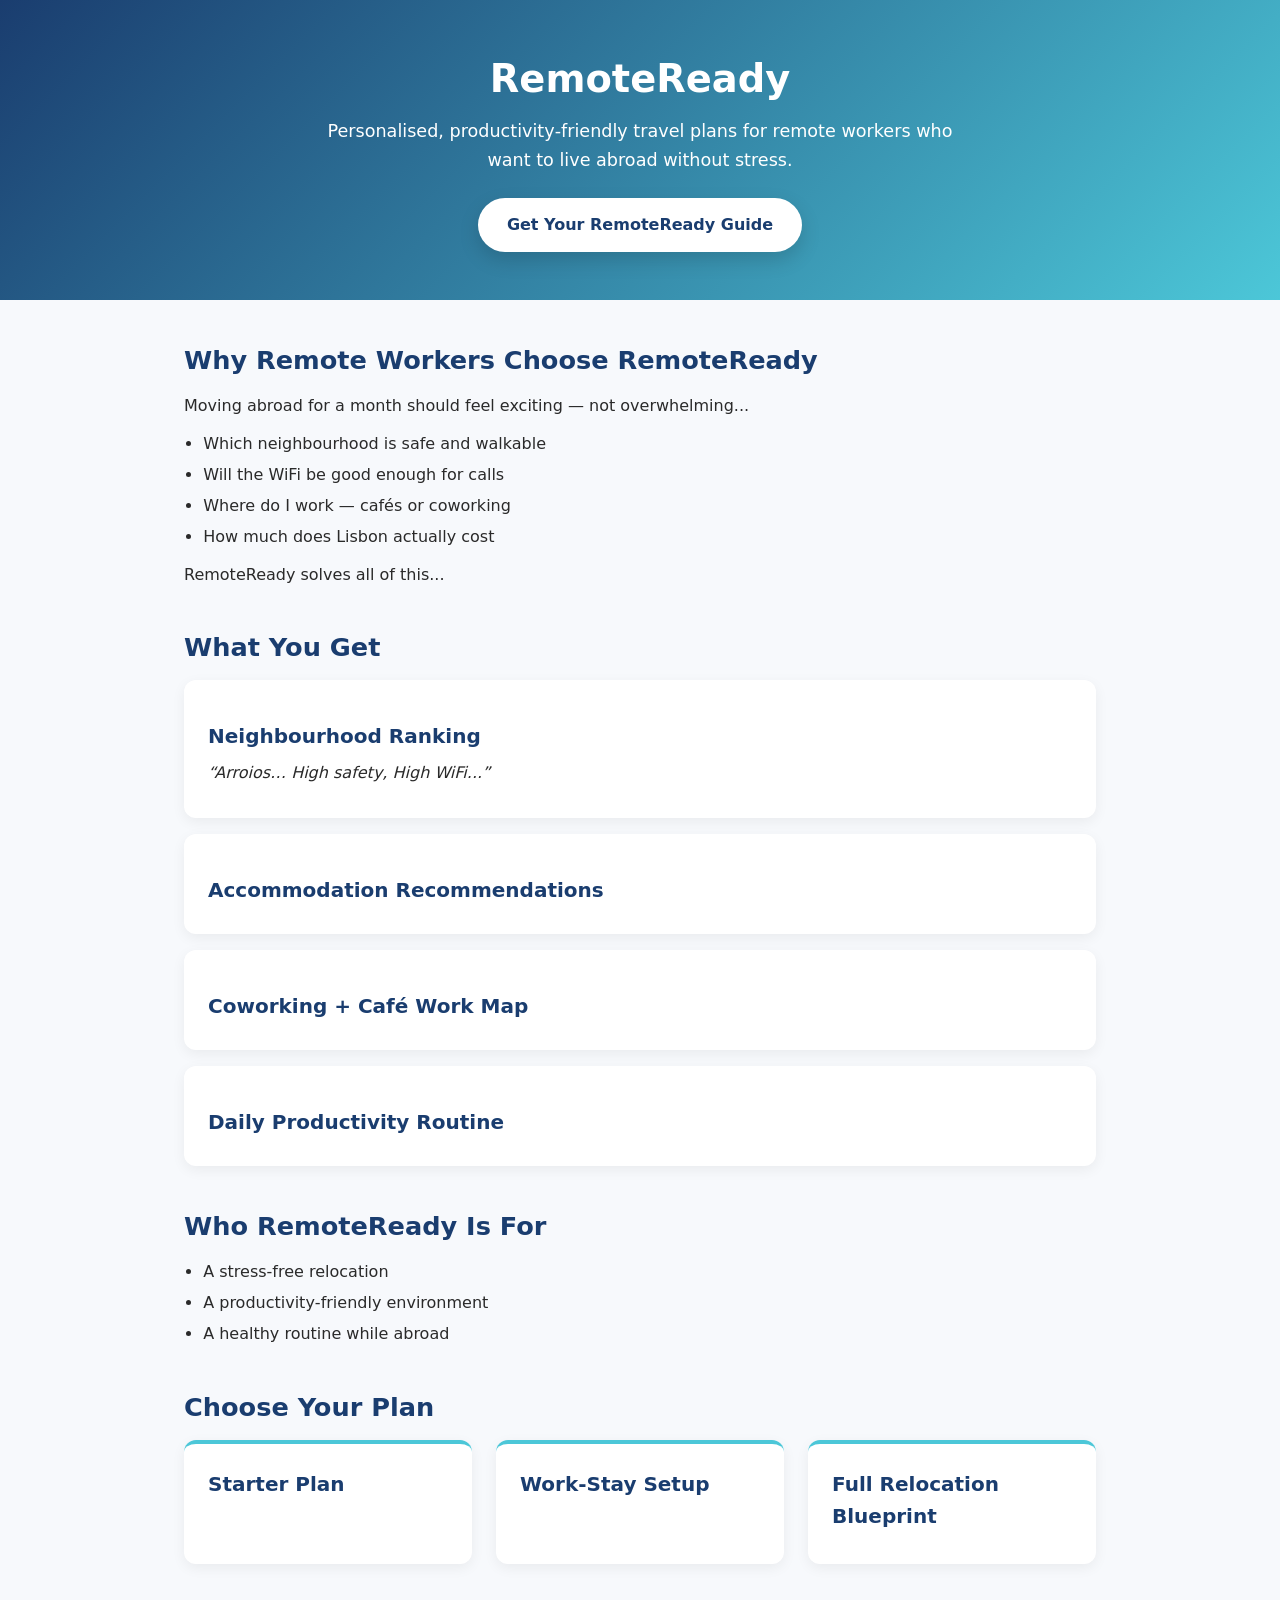
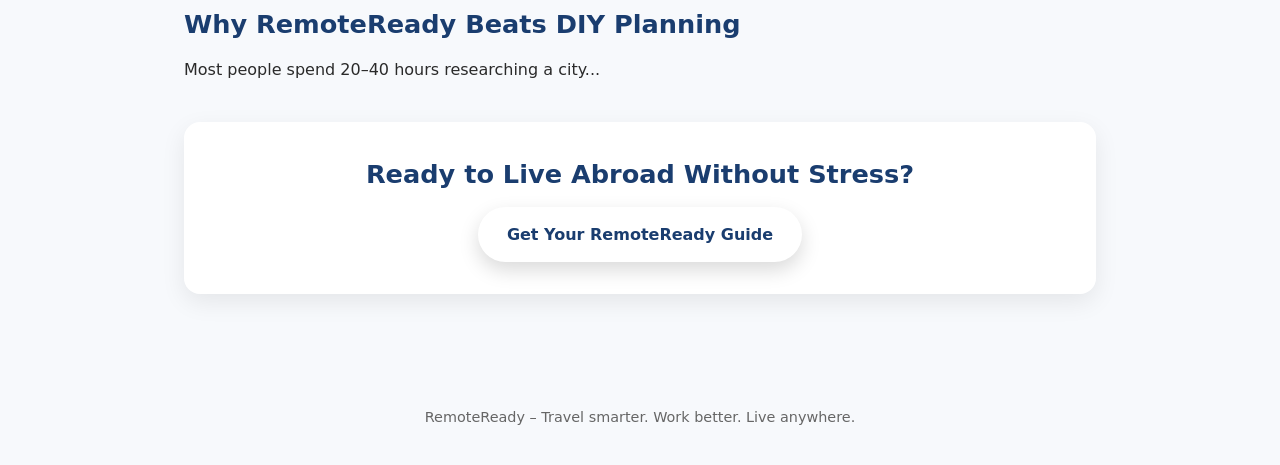
<file: !DOCTYPE html.html>
<!DOCTYPE html>
<html lang="en">
<head>
  <meta charset="UTF-8" />
  <title>RemoteReady – Travel Smarter. Work Better. Live Anywhere.</title>
  <meta name="viewport" content="width=device-width, initial-scale=1" />

  <!-- AOS Animation Library -->
  <link rel="stylesheet" href="https://unpkg.com/aos@2.3.1/dist/aos.css" />

  <style>
    :root {
      --primary: #1A3D6F;
      --secondary: #4CC7D8;
      --accent: #E8D3A0;
      --dark: #2A2A2A;
      --light: #f7f9fc;
    }
    * { box-sizing: border-box; margin: 0; padding: 0; }
    body {
      font-family: system-ui, -apple-system, BlinkMacSystemFont, "Segoe UI", sans-serif;
      background: var(--light);
      color: var(--dark);
      line-height: 1.6;
    }
    header {
      background: linear-gradient(135deg, var(--primary), var(--secondary));
      color: #fff;
      padding: 3rem 1.5rem;
      text-align: center;
    }
    header h1 { font-size: 2.4rem; margin-bottom: 0.5rem; }
    header p { font-size: 1.1rem; max-width: 640px; margin: 0.5rem auto 1.5rem; }
    .btn-primary {
      display: inline-block;
      padding: 0.9rem 1.8rem;
      background: #fff;
      color: var(--primary);
      border-radius: 999px;
      font-weight: 600;
      text-decoration: none;
      box-shadow: 0 8px 20px rgba(0,0,0,0.15);
    }
    main { max-width: 960px; margin: 0 auto; padding: 2.5rem 1.5rem 3rem; }
    section { margin-bottom: 2.5rem; }
    h2 {
      font-size: 1.6rem;
      margin-bottom: 0.75rem;
      color: var(--primary);
    }
    h3 {
      font-size: 1.25rem;
      margin: 1.25rem 0 0.5rem;
      color: var(--primary);
    }
    p { margin-bottom: 0.75rem; }
    ul { margin-left: 1.2rem; margin-bottom: 0.75rem; }
    li { margin-bottom: 0.35rem; }
    .highlight {
      background: #fff;
      border-radius: 12px;
      padding: 1.25rem 1.5rem;
      box-shadow: 0 4px 14px rgba(0,0,0,0.06);
      margin-bottom: 1rem;
    }
    .plans {
      display: grid;
      grid-template-columns: repeat(auto-fit, minmax(260px, 1fr));
      gap: 1.5rem;
    }
    .plan-card {
      background: #fff;
      border-radius: 12px;
      padding: 1.5rem;
      box-shadow: 0 4px 14px rgba(0,0,0,0.06);
      border-top: 4px solid var(--secondary);
      transition: transform 0.3s ease, box-shadow 0.3s ease;
    }
    .plan-card:hover {
      transform: translateY(-6px);
      box-shadow: 0 10px 24px rgba(0,0,0,0.12);
    }
    .plan-card h3 { margin-top: 0; }
    .price {
      font-weight: 700;
      color: var(--primary);
      margin-bottom: 0.5rem;
    }
    .cta-block {
      text-align: center;
      padding: 2rem 1.5rem;
      background: #fff;
      border-radius: 16px;
      box-shadow: 0 8px 24px rgba(0,0,0,0.08);
    }
    .cta-block p { max-width: 540px; margin: 0.5rem auto 1.25rem; }
    footer {
      text-align: center;
      padding: 1.5rem;
      font-size: 0.9rem;
      color: #666;
    }
    @media (max-width: 600px) {
      header h1 { font-size: 2rem; }
    }
  </style>
</head>
<body>

  <header data-aos="fade-down">
    <h1>RemoteReady</h1>
    <p>Personalised, productivity‑friendly travel plans for remote workers who want to live abroad without stress.</p>
    <a href="#get-started" class="btn-primary" data-aos="zoom-in" data-aos-delay="300">Get Your RemoteReady Guide</a>
  </header>

  <main>
    <section id="why" data-aos="fade-up">
      <h2>Why Remote Workers Choose RemoteReady</h2>
      <p>Moving abroad for a month should feel exciting — not overwhelming...</p>
      <ul>
        <li>Which neighbourhood is safe and walkable</li>
        <li>Will the WiFi be good enough for calls</li>
        <li>Where do I work — cafés or coworking</li>
        <li>How much does Lisbon actually cost</li>
      </ul>
      <p>RemoteReady solves all of this...</p>
    </section>

    <section id="what-you-get" data-aos="fade-up">
      <h2>What You Get</h2>

      <div class="highlight" data-aos="fade-up" data-aos-delay="100">
        <h3>Neighbourhood Ranking</h3>
        <p><em>“Arroios… High safety, High WiFi...”</em></p>
      </div>

      <div class="highlight" data-aos="fade-up" data-aos-delay="200">
        <h3>Accommodation Recommendations</h3>
      </div>

      <div class="highlight" data-aos="fade-up" data-aos-delay="300">
        <h3>Coworking + Café Work Map</h3>
      </div>

      <div class="highlight" data-aos="fade-up" data-aos-delay="400">
        <h3>Daily Productivity Routine</h3>
      </div>
    </section>

    <section id="who" data-aos="fade-up">
      <h2>Who RemoteReady Is For</h2>
      <ul>
        <li>A stress‑free relocation</li>
        <li>A productivity‑friendly environment</li>
        <li>A healthy routine while abroad</li>
      </ul>
    </section>

    <section id="plans" data-aos="fade-up">
      <h2>Choose Your Plan</h2>
      <div class="plans">
        <div class="plan-card" data-aos="zoom-in" data-aos-delay="100">
          <h3>Starter Plan</h3>
        </div>

        <div class="plan-card" data-aos="zoom-in" data-aos-delay="200">
          <h3>Work‑Stay Setup</h3>
        </div>

        <div class="plan-card" data-aos="zoom-in" data-aos-delay="300">
          <h3>Full Relocation Blueprint</h3>
        </div>
      </div>
    </section>

    <section id="why-better" data-aos="fade-up">
      <h2>Why RemoteReady Beats DIY Planning</h2>
      <p>Most people spend 20–40 hours researching a city...</p>
    </section>

    <section id="get-started" data-aos="fade-up">
      <div class="cta-block">
        <h2>Ready to Live Abroad Without Stress?</h2>
        <a href="#" class="btn-primary" data-aos="zoom-in">Get Your RemoteReady Guide</a>
      </div>
    </section>
  </main>

  <footer data-aos="fade-up">
    <p>RemoteReady – Travel smarter. Work better. Live anywhere.</p>
  </footer>

  <!-- AOS Script -->
  <script src="https://unpkg.com/aos@2.3.1/dist/aos.js"></script>
  <script>
    AOS.init({
      duration: 900,
      easing: 'ease-out-quart',
      once: true
    });
  </script>

</body>
</html>
</file>
